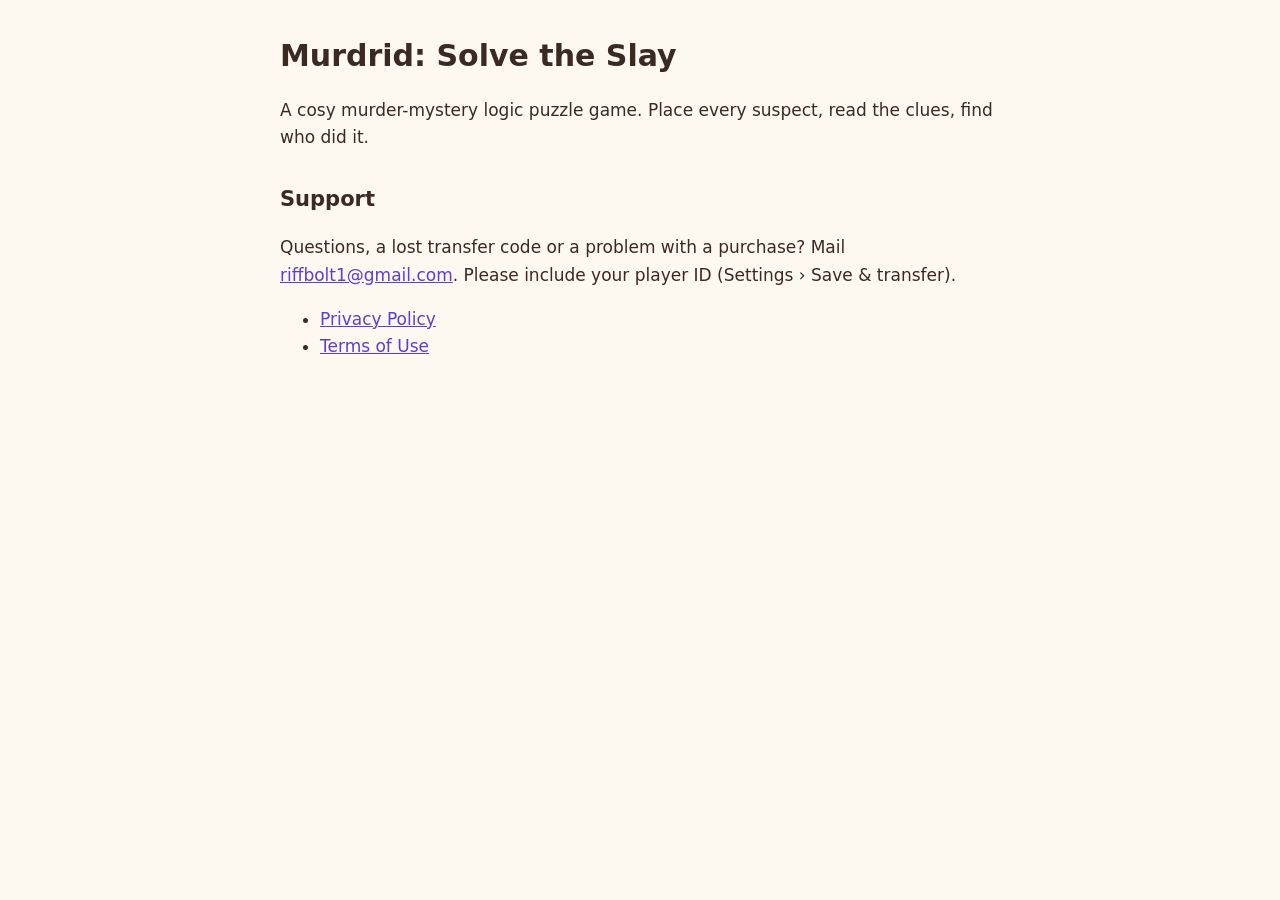
<file: docs/index.html>
<!doctype html>
<html lang="en">
<head>
<meta charset="utf-8">
<meta name="viewport" content="width=device-width,initial-scale=1">
<title>Murdrid: Solve the Slay</title>
<link rel="stylesheet" href="style.css">
</head>
<body>
<main>
<h1>Murdrid: Solve the Slay</h1>
<p>A cosy murder-mystery logic puzzle game. Place every suspect, read the clues, find who did it.</p>
<h2>Support</h2>
<p>Questions, a lost transfer code or a problem with a purchase? Mail <a href="mailto:riffbolt1@gmail.com">riffbolt1@gmail.com</a>. Please include your player ID (Settings › Save &amp; transfer).</p>
<ul>
<li><a href="privacy.html">Privacy Policy</a></li>
<li><a href="terms.html">Terms of Use</a></li>
</ul>
</main>
</body>
</html>
</file>
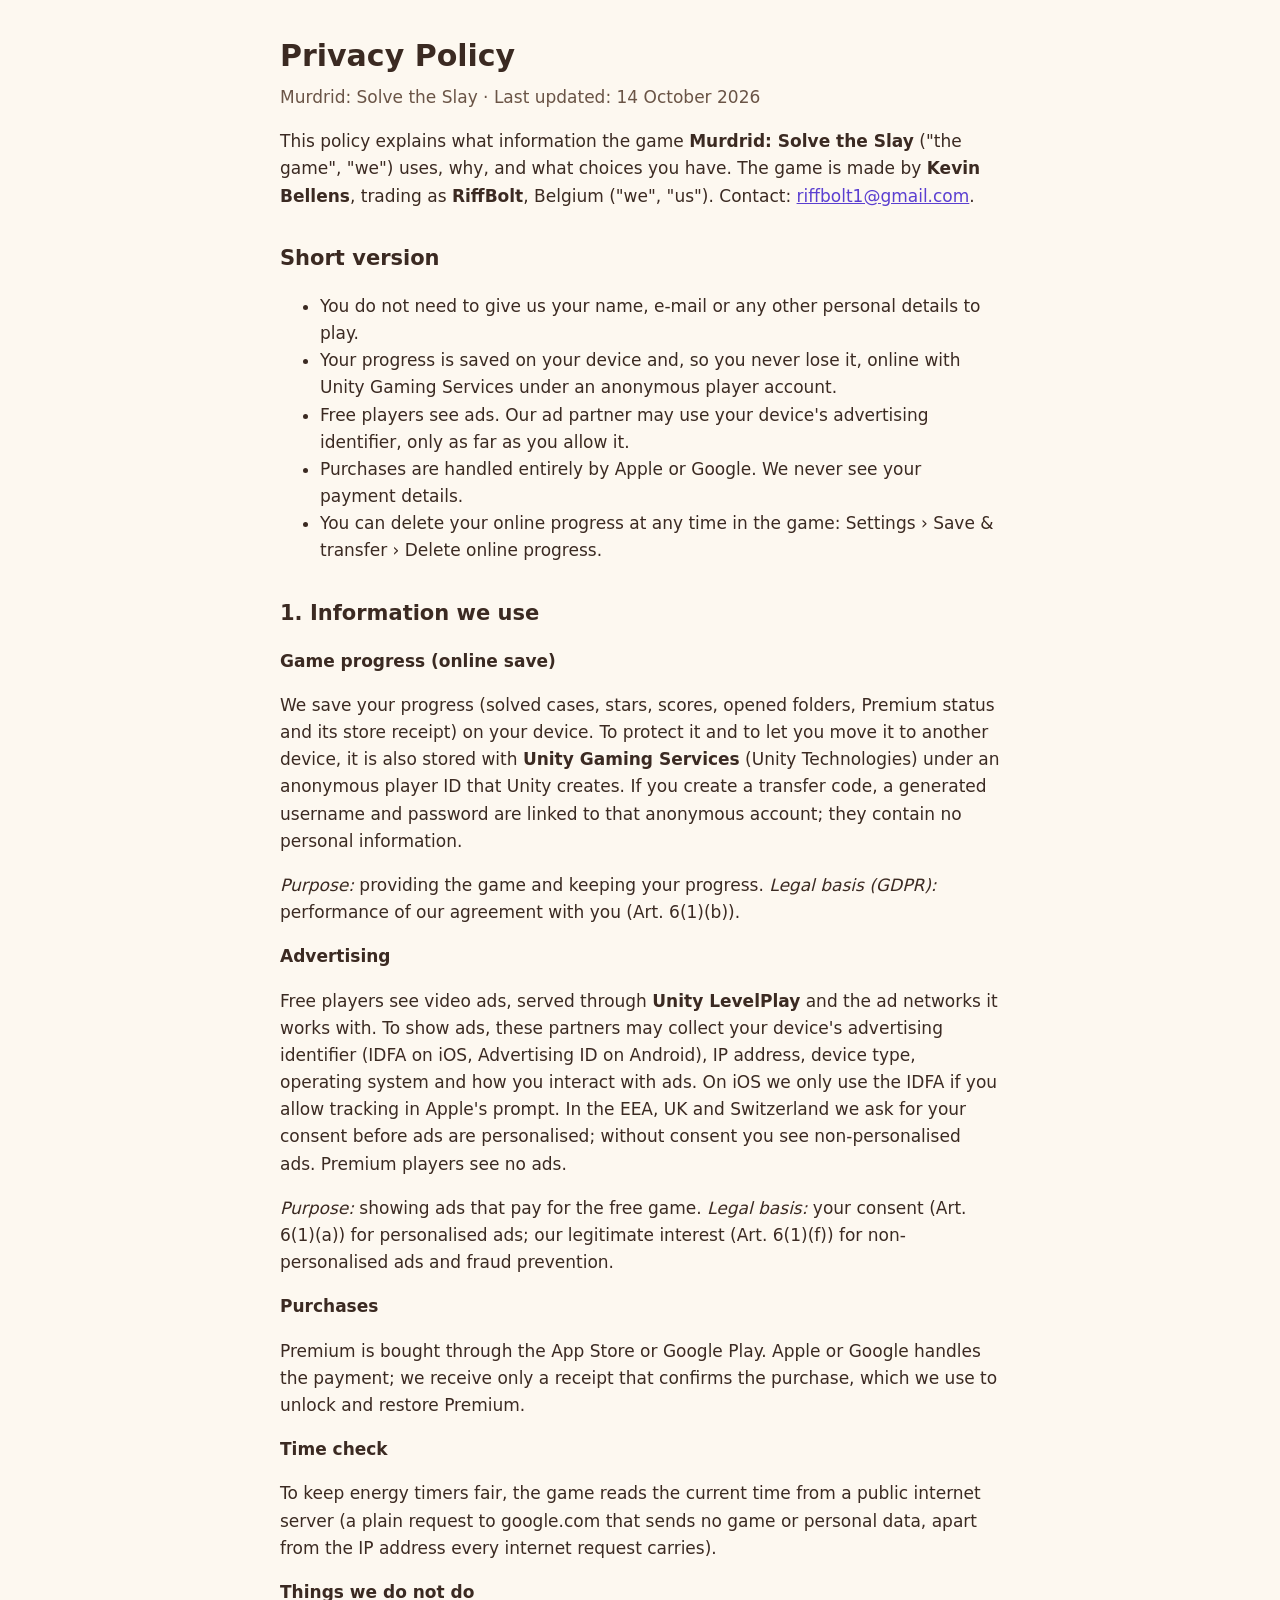
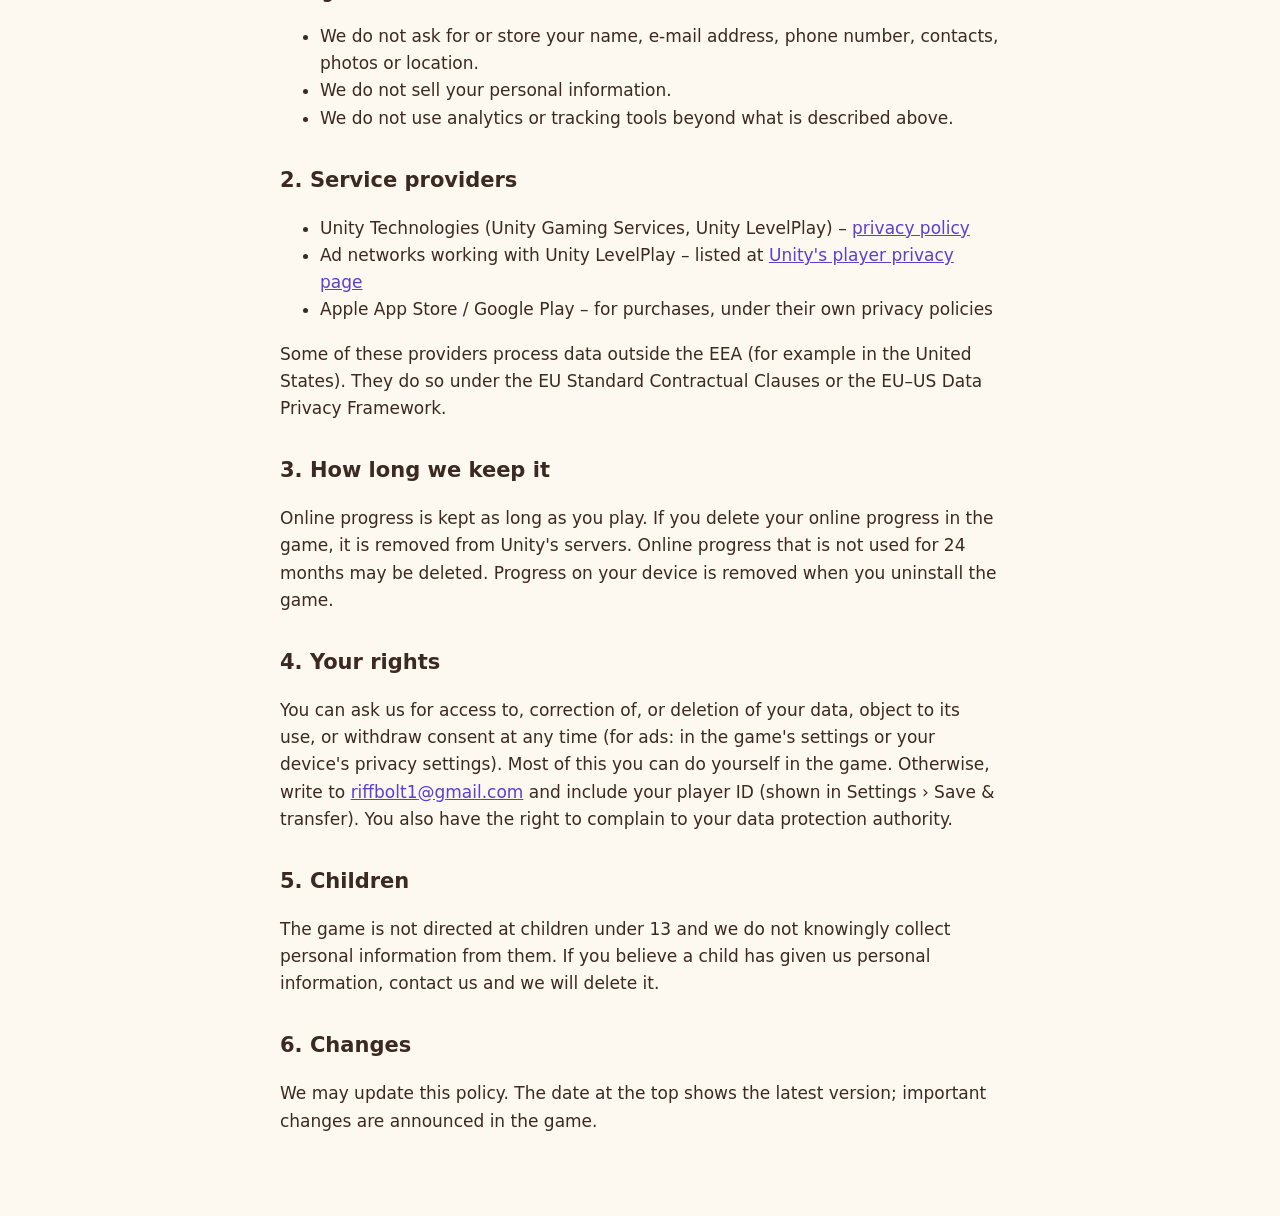
<file: docs/privacy.html>
<!doctype html>
<html lang="en">
<head>
<meta charset="utf-8">
<meta name="viewport" content="width=device-width,initial-scale=1">
<title>Murdrid – Privacy Policy</title>
<link rel="stylesheet" href="style.css">
</head>
<body>
<main>
<h1>Privacy Policy</h1>
<p class="meta">Murdrid: Solve the Slay · Last updated: 14 October 2026</p>

<p>This policy explains what information the game <strong>Murdrid: Solve the Slay</strong> ("the game", "we") uses, why, and what choices you have. The game is made by <strong>Kevin Bellens</strong>, trading as <strong>RiffBolt</strong>, Belgium ("we", "us"). Contact: <a href="mailto:riffbolt1@gmail.com">riffbolt1@gmail.com</a>.</p>

<h2>Short version</h2>
<ul>
<li>You do not need to give us your name, e-mail or any other personal details to play.</li>
<li>Your progress is saved on your device and, so you never lose it, online with Unity Gaming Services under an anonymous player account.</li>
<li>Free players see ads. Our ad partner may use your device's advertising identifier, only as far as you allow it.</li>
<li>Purchases are handled entirely by Apple or Google. We never see your payment details.</li>
<li>You can delete your online progress at any time in the game: Settings › Save &amp; transfer › Delete online progress.</li>
</ul>

<h2>1. Information we use</h2>
<h3>Game progress (online save)</h3>
<p>We save your progress (solved cases, stars, scores, opened folders, Premium status and its store receipt) on your device. To protect it and to let you move it to another device, it is also stored with <strong>Unity Gaming Services</strong> (Unity Technologies) under an anonymous player ID that Unity creates. If you create a transfer code, a generated username and password are linked to that anonymous account; they contain no personal information.</p>
<p><em>Purpose:</em> providing the game and keeping your progress. <em>Legal basis (GDPR):</em> performance of our agreement with you (Art. 6(1)(b)).</p>

<h3>Advertising</h3>
<p>Free players see video ads, served through <strong>Unity LevelPlay</strong> and the ad networks it works with. To show ads, these partners may collect your device's advertising identifier (IDFA on iOS, Advertising ID on Android), IP address, device type, operating system and how you interact with ads. On iOS we only use the IDFA if you allow tracking in Apple's prompt. In the EEA, UK and Switzerland we ask for your consent before ads are personalised; without consent you see non-personalised ads. Premium players see no ads.</p>
<p><em>Purpose:</em> showing ads that pay for the free game. <em>Legal basis:</em> your consent (Art. 6(1)(a)) for personalised ads; our legitimate interest (Art. 6(1)(f)) for non-personalised ads and fraud prevention.</p>

<h3>Purchases</h3>
<p>Premium is bought through the App Store or Google Play. Apple or Google handles the payment; we receive only a receipt that confirms the purchase, which we use to unlock and restore Premium.</p>

<h3>Time check</h3>
<p>To keep energy timers fair, the game reads the current time from a public internet server (a plain request to google.com that sends no game or personal data, apart from the IP address every internet request carries).</p>

<h3>Things we do not do</h3>
<ul>
<li>We do not ask for or store your name, e-mail address, phone number, contacts, photos or location.</li>
<li>We do not sell your personal information.</li>
<li>We do not use analytics or tracking tools beyond what is described above.</li>
</ul>

<h2>2. Service providers</h2>
<ul>
<li>Unity Technologies (Unity Gaming Services, Unity LevelPlay) – <a href="https://unity.com/legal/privacy-policy">privacy policy</a></li>
<li>Ad networks working with Unity LevelPlay – listed at <a href="https://unity.com/legal/game-player-and-app-user-privacy-policy">Unity's player privacy page</a></li>
<li>Apple App Store / Google Play – for purchases, under their own privacy policies</li>
</ul>
<p>Some of these providers process data outside the EEA (for example in the United States). They do so under the EU Standard Contractual Clauses or the EU–US Data Privacy Framework.</p>

<h2>3. How long we keep it</h2>
<p>Online progress is kept as long as you play. If you delete your online progress in the game, it is removed from Unity's servers. Online progress that is not used for 24 months may be deleted. Progress on your device is removed when you uninstall the game.</p>

<h2>4. Your rights</h2>
<p>You can ask us for access to, correction of, or deletion of your data, object to its use, or withdraw consent at any time (for ads: in the game's settings or your device's privacy settings). Most of this you can do yourself in the game. Otherwise, write to <a href="mailto:riffbolt1@gmail.com">riffbolt1@gmail.com</a> and include your player ID (shown in Settings › Save &amp; transfer). You also have the right to complain to your data protection authority.</p>

<h2>5. Children</h2>
<p>The game is not directed at children under 13 and we do not knowingly collect personal information from them. If you believe a child has given us personal information, contact us and we will delete it.</p>

<h2>6. Changes</h2>
<p>We may update this policy. The date at the top shows the latest version; important changes are announced in the game.</p>
</main>
</body>
</html>
</file>
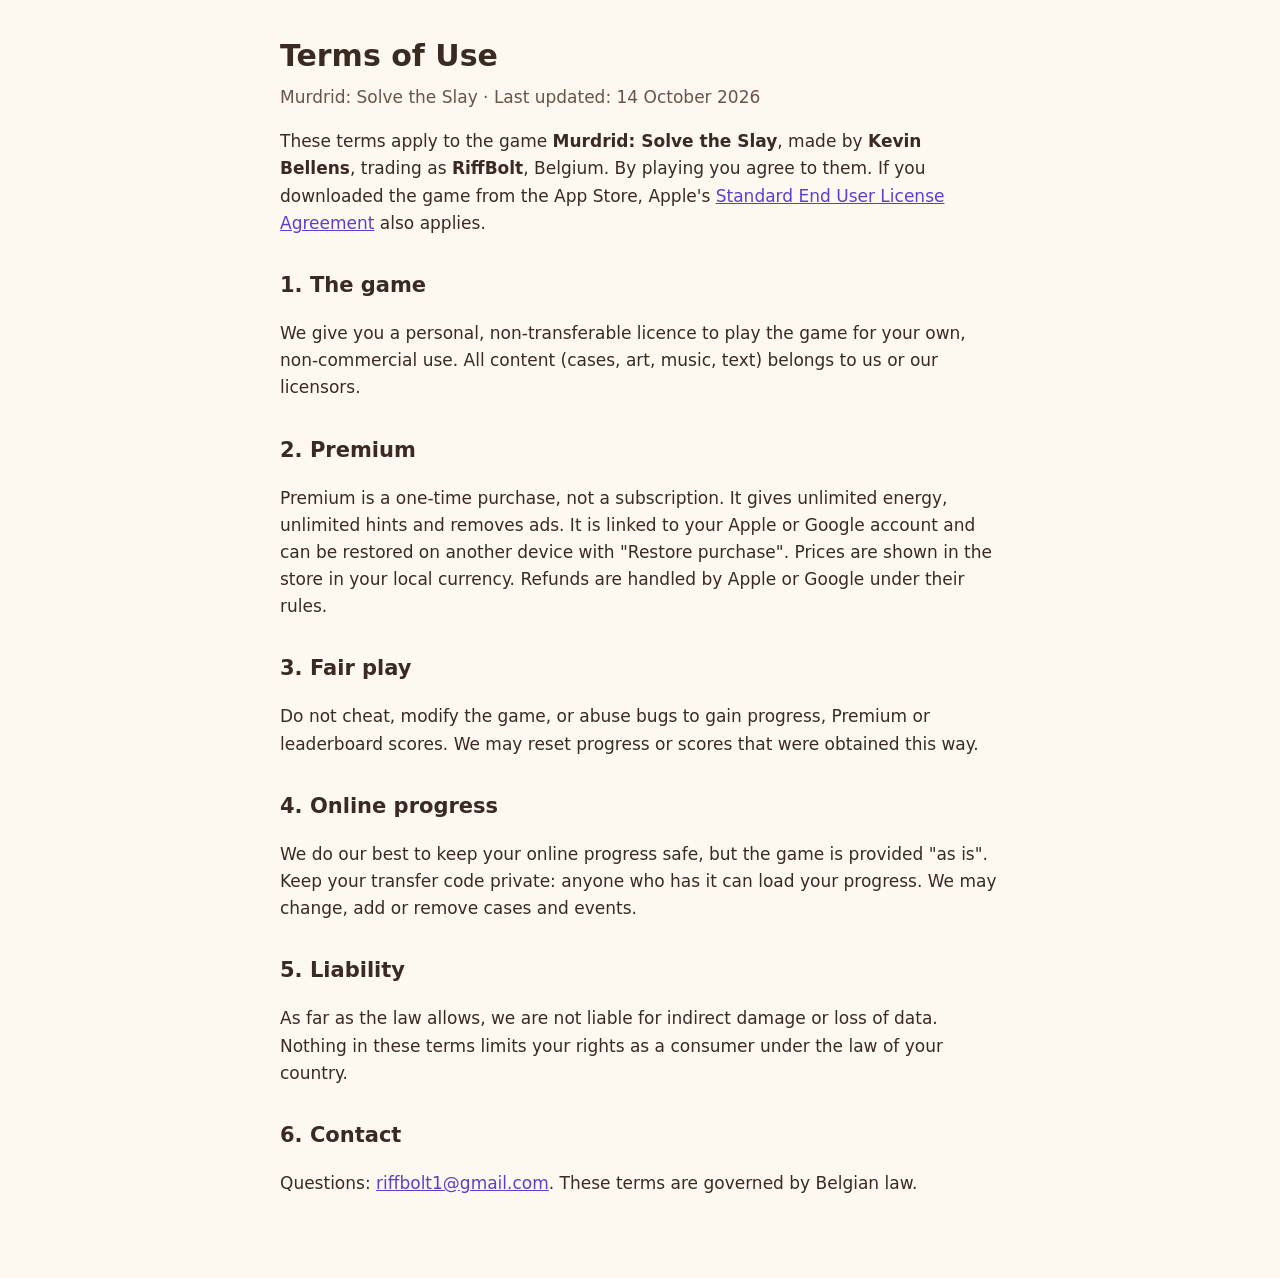
<file: docs/terms.html>
<!doctype html>
<html lang="en">
<head>
<meta charset="utf-8">
<meta name="viewport" content="width=device-width,initial-scale=1">
<title>Murdrid – Terms of Use</title>
<link rel="stylesheet" href="style.css">
</head>
<body>
<main>
<h1>Terms of Use</h1>
<p class="meta">Murdrid: Solve the Slay · Last updated: 14 October 2026</p>

<p>These terms apply to the game <strong>Murdrid: Solve the Slay</strong>, made by <strong>Kevin Bellens</strong>, trading as <strong>RiffBolt</strong>, Belgium. By playing you agree to them. If you downloaded the game from the App Store, Apple's <a href="https://www.apple.com/legal/internet-services/itunes/dev/stdeula/">Standard End User License Agreement</a> also applies.</p>

<h2>1. The game</h2>
<p>We give you a personal, non-transferable licence to play the game for your own, non-commercial use. All content (cases, art, music, text) belongs to us or our licensors.</p>

<h2>2. Premium</h2>
<p>Premium is a one-time purchase, not a subscription. It gives unlimited energy, unlimited hints and removes ads. It is linked to your Apple or Google account and can be restored on another device with "Restore purchase". Prices are shown in the store in your local currency. Refunds are handled by Apple or Google under their rules.</p>

<h2>3. Fair play</h2>
<p>Do not cheat, modify the game, or abuse bugs to gain progress, Premium or leaderboard scores. We may reset progress or scores that were obtained this way.</p>

<h2>4. Online progress</h2>
<p>We do our best to keep your online progress safe, but the game is provided "as is". Keep your transfer code private: anyone who has it can load your progress. We may change, add or remove cases and events.</p>

<h2>5. Liability</h2>
<p>As far as the law allows, we are not liable for indirect damage or loss of data. Nothing in these terms limits your rights as a consumer under the law of your country.</p>

<h2>6. Contact</h2>
<p>Questions: <a href="mailto:riffbolt1@gmail.com">riffbolt1@gmail.com</a>. These terms are governed by Belgian law.</p>
</main>
</body>
</html>
</file>
<file: docs/style.css>
:root { color-scheme: light dark; --bg: #fdf8f0; --ink: #3b2a22; --soft: #6a5446; --link: #5b3fd0; }
@media (prefers-color-scheme: dark) { :root { --bg: #1d1730; --ink: #f1e9ff; --soft: #c8bde0; --link: #b7a4ff; } }
body { margin: 0; background: var(--bg); color: var(--ink); font: 17px/1.6 system-ui, -apple-system, "Segoe UI", sans-serif; }
main { max-width: 720px; margin: 0 auto; padding: 32px 16px 64px; }
h1 { font-size: 30px; margin: 0 0 4px; }
h2 { font-size: 21px; margin-top: 32px; }
h3 { font-size: 17px; margin-bottom: 4px; }
.meta { color: var(--soft); margin-top: 0; }
a { color: var(--link); }
</file>
